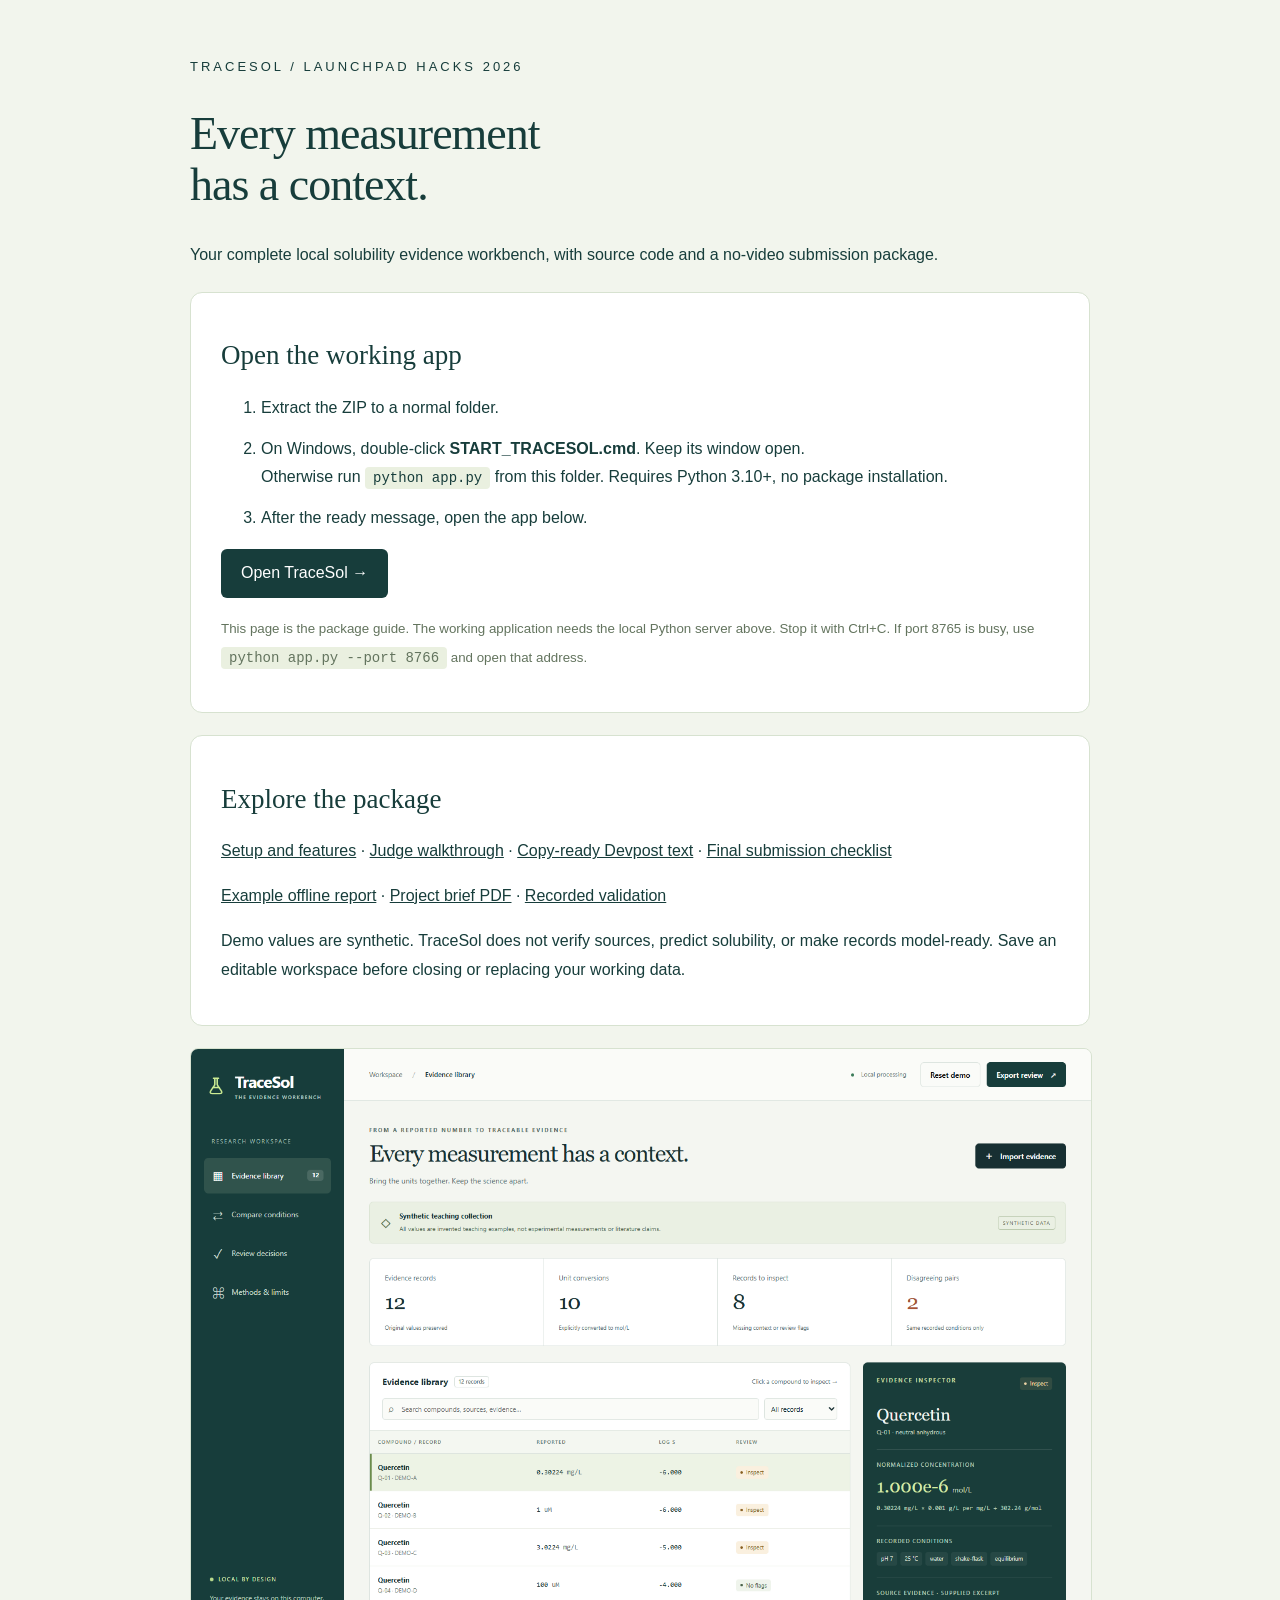
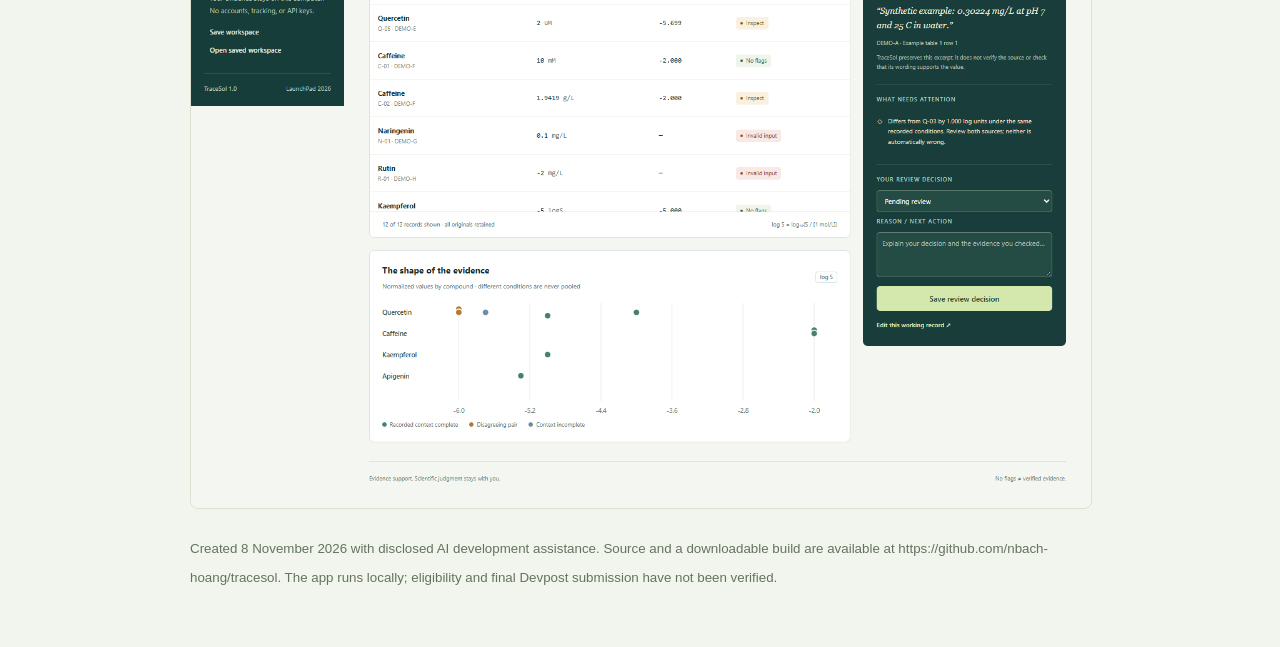
<file: START_HERE.html>
<!doctype html><html lang="en"><head><meta charset="utf-8"><meta name="viewport" content="width=device-width,initial-scale=1"><title>Start TraceSol</title><style>body{margin:0;background:#f2f5ed;color:#173d3b;font:16px/1.8 'Segoe UI',sans-serif}main{max-width:900px;margin:55px auto;padding:0 28px}header{font-size:13px;letter-spacing:3px}h1{font:46px/1.1 Georgia,serif;letter-spacing:-1px}h2{font:27px Georgia,serif}section{background:white;border:1px solid #d7e2d0;padding:25px 30px;border-radius:12px;margin:22px 0}a{color:#173d3b}code{background:#eaf0e0;padding:3px 8px;border-radius:4px;font-size:14px}.button{display:inline-block;padding:10px 20px;background:#173d3b;color:white;border-radius:6px;text-decoration:none}small{color:#63745e}img{max-width:100%;border-radius:8px;border:1px solid #d7e2d0}li{margin:12px 0}</style></head><body><main><header>TRACESOL / LAUNCHPAD HACKS 2026</header><h1>Every measurement<br>has a context.</h1><p>Your complete local solubility evidence workbench, with source code and a no-video submission package.</p><section><h2>Open the working app</h2><ol><li>Extract the ZIP to a normal folder.</li><li>On Windows, double-click <strong>START_TRACESOL.cmd</strong>. Keep its window open.<br>Otherwise run <code>python app.py</code> from this folder. Requires Python 3.10+, no package installation.</li><li>After the ready message, open the app below.</li></ol><a class="button" href="http://127.0.0.1:8765">Open TraceSol →</a><p><small>This page is the package guide. The working application needs the local Python server above. Stop it with Ctrl+C. If port 8765 is busy, use <code>python app.py --port 8766</code> and open that address.</small></p></section><section><h2>Explore the package</h2><p><a href="README.md">Setup and features</a> · <a href="submission/JUDGE_WALKTHROUGH.md">Judge walkthrough</a> · <a href="submission/DEVPOST.md">Copy-ready Devpost text</a> · <a href="submission/FINAL_CHECKLIST.md">Final submission checklist</a></p><p><a href="output/tracesol-review.html">Example offline report</a> · <a href="submission/TraceSol_Project_Brief.pdf">Project brief PDF</a> · <a href="docs/VALIDATION.md">Recorded validation</a></p><p>Demo values are synthetic. TraceSol does not verify sources, predict solubility, or make records model-ready. Save an editable workspace before closing or replacing your working data.</p></section><img src="submission/screenshots/01-evidence-workbench.png" alt="TraceSol evidence library with concentration conversions and source inspector"><p><small>Created 8 November 2026 with disclosed AI development assistance. Source and a downloadable build are available at https://github.com/nbach-hoang/tracesol. The app runs locally; eligibility and final Devpost submission have not been verified.</small></p></main></body></html>
</file>
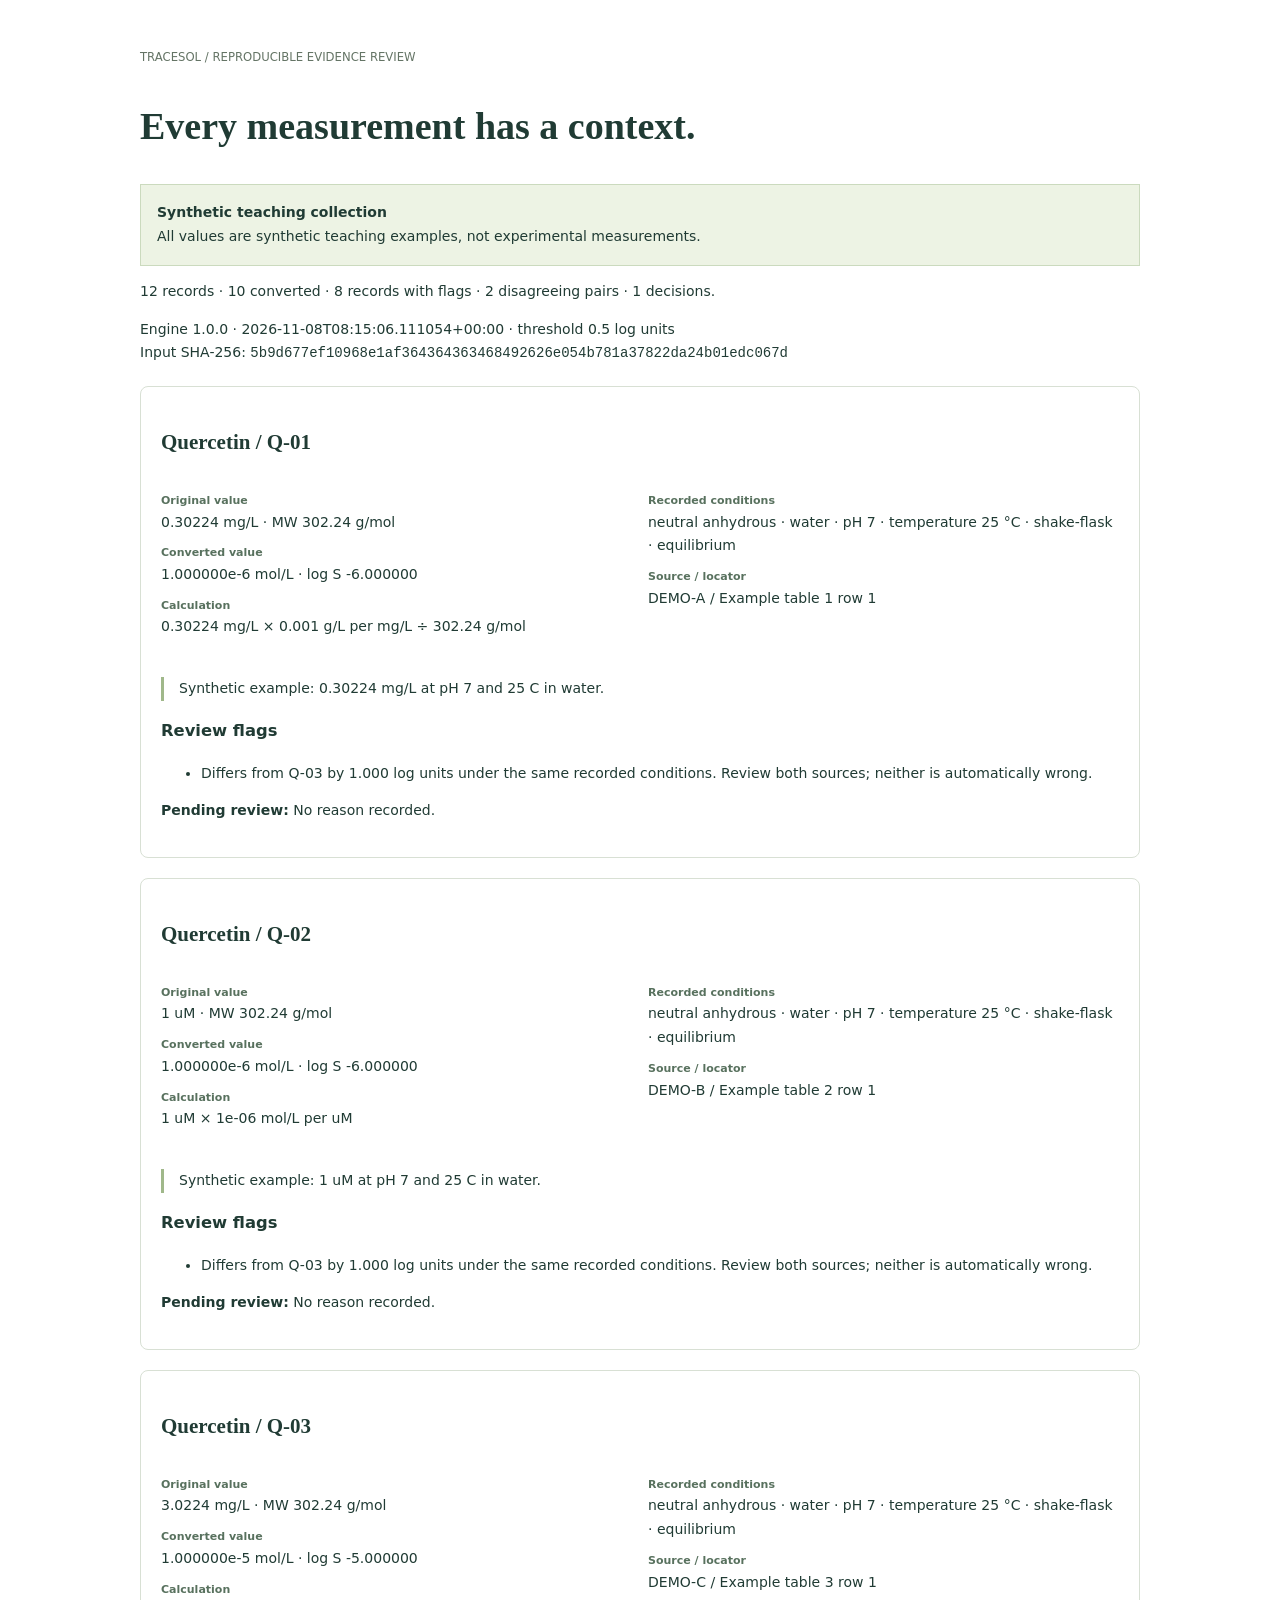
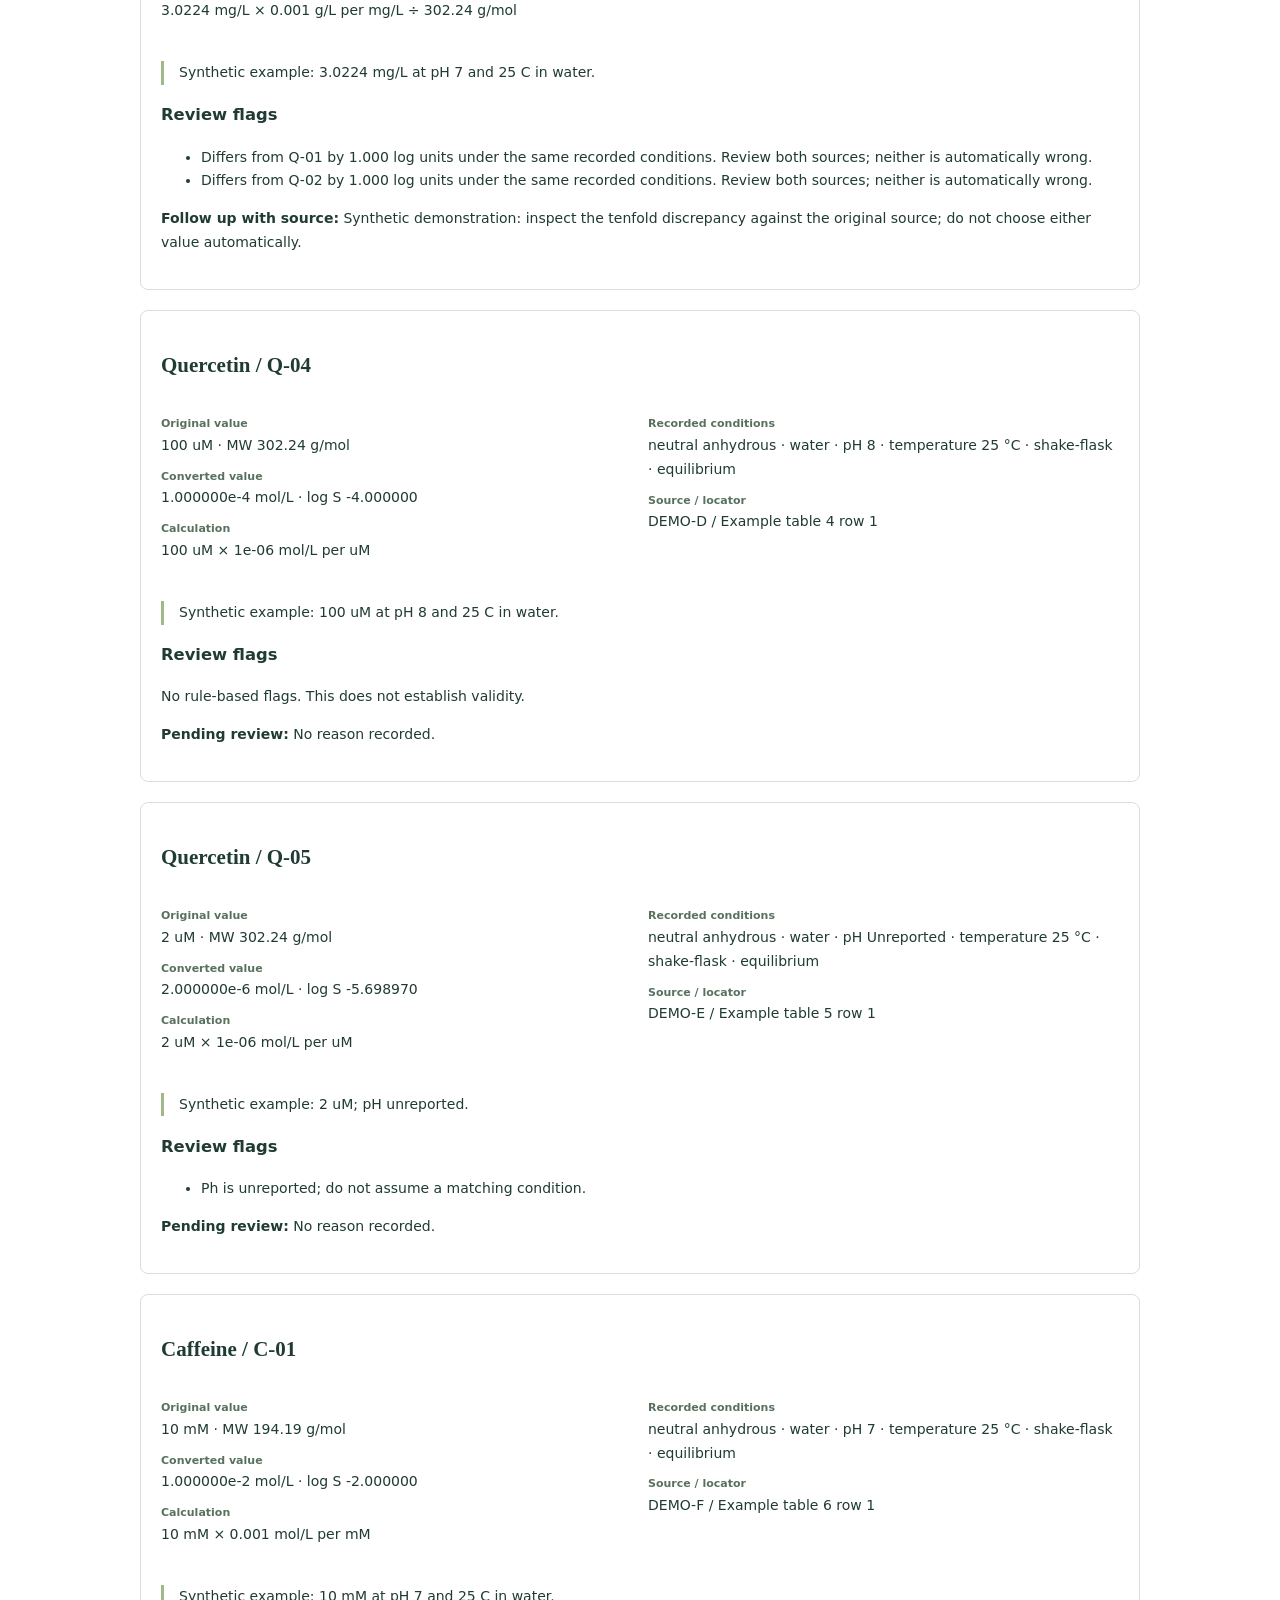
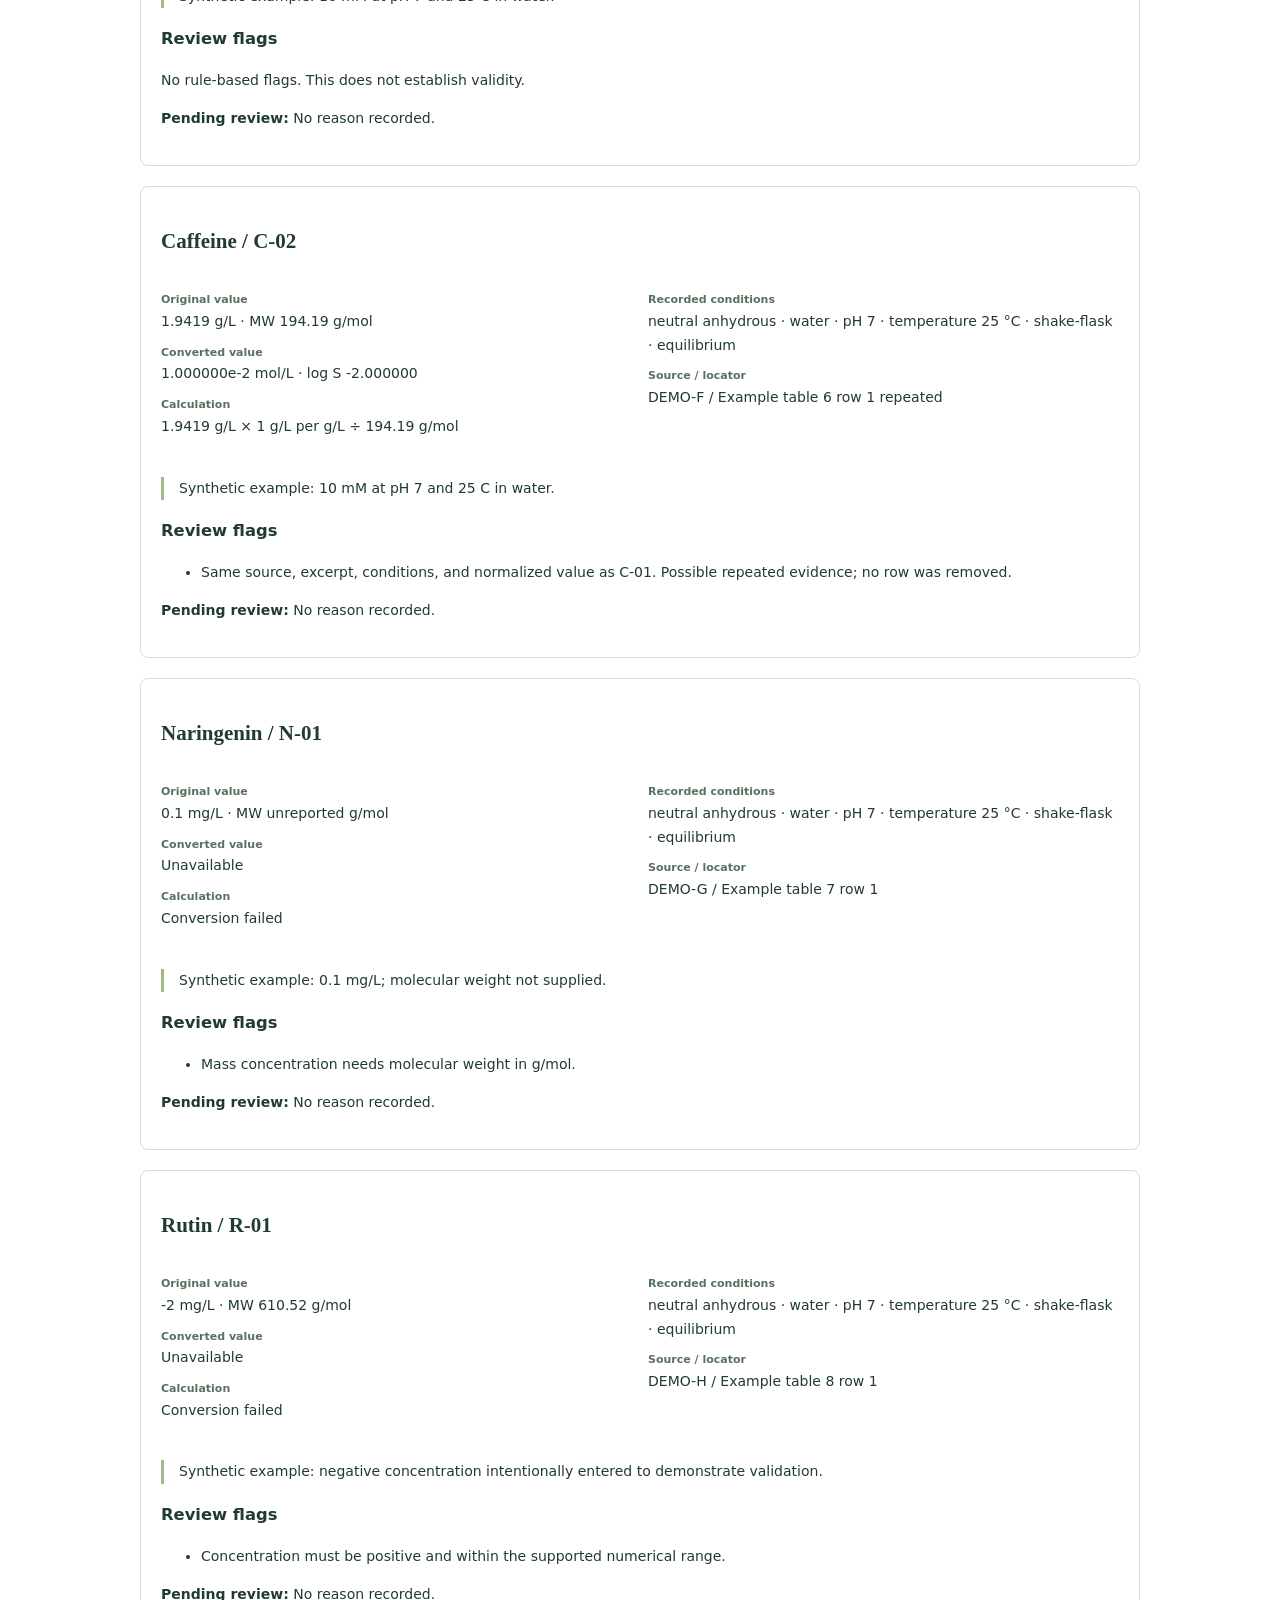
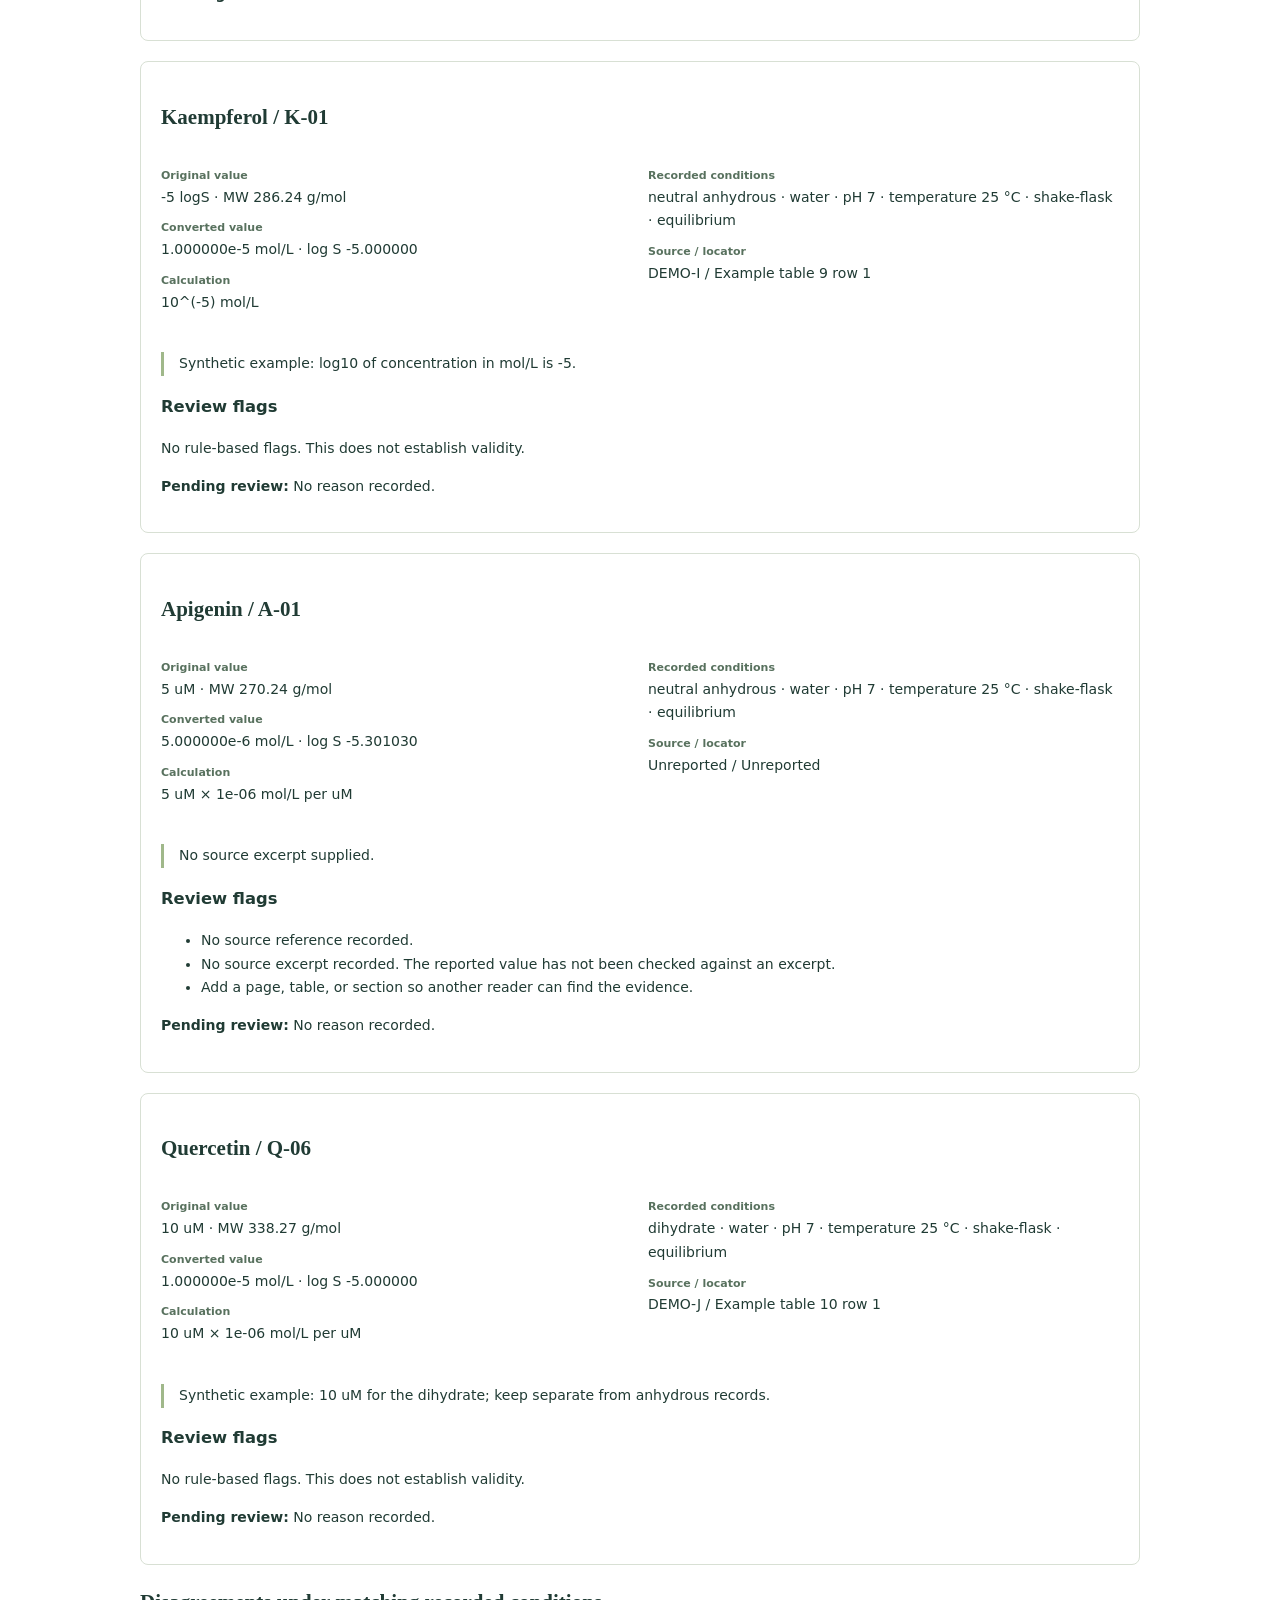
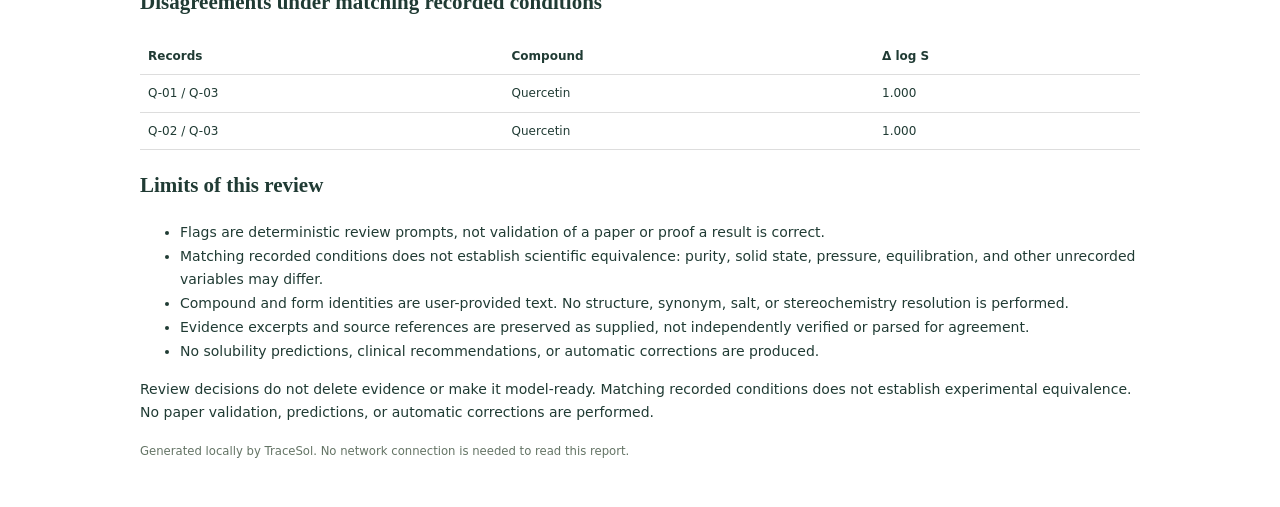
<file: output/tracesol-review.html>
<!doctype html><html lang="en"><head><meta charset="utf-8"><meta name="viewport" content="width=device-width"><title>TraceSol evidence review</title><style>body{font:14px/1.7 system-ui,sans-serif;color:#203b34;max-width:1000px;margin:45px auto;padding:0 25px}h1,h2{font-family:Georgia,serif}h1{font-size:38px}.banner{padding:16px;background:#edf3e4;border:1px solid #cbdabe}.grid{display:grid;grid-template-columns:1fr 1fr;gap:16px}.record{border:1px solid #d8e0d4;border-radius:8px;padding:20px;margin:20px 0;break-inside:avoid}dt{font-size:11px;font-weight:700;color:#58715e}dd{margin:0 0 10px;overflow-wrap:anywhere}blockquote{border-left:3px solid #a0b88a;padding-left:15px;margin-left:0}small{color:#647465}code{overflow-wrap:anywhere}table{width:100%;border-collapse:collapse}td,th{text-align:left;border-bottom:1px solid #ddd;padding:8px;font-size:12px}@media print{body{margin:15px;font-size:11px}.record{break-inside:avoid}h1{font-size:28px}}@media(max-width:600px){.grid{display:block}}</style></head><body><small>TRACESOL / REPRODUCIBLE EVIDENCE REVIEW</small><h1>Every measurement has a context.</h1><div class="banner"><strong>Synthetic teaching collection</strong><br>All values are synthetic teaching examples, not experimental measurements.</div><p>12 records · 10 converted · 8 records with flags · 2 disagreeing pairs · 1 decisions.</p><p>Engine 1.0.0 · 2026-11-08T08:15:06.111054+00:00 · threshold 0.5 log units<br>Input SHA-256: <code>5b9d677ef10968e1af364364363468492626e054b781a37822da24b01edc067d</code></p><article class="record"><h2>Quercetin / Q-01</h2><div class="grid"><dl><dt>Original value</dt><dd>0.30224 mg/L · MW 302.24 g/mol</dd><dt>Converted value</dt><dd>1.000000e-6 mol/L · log S -6.000000</dd><dt>Calculation</dt><dd>0.30224 mg/L × 0.001 g/L per mg/L ÷ 302.24 g/mol</dd></dl><dl><dt>Recorded conditions</dt><dd>neutral anhydrous · water · pH 7 · temperature 25 °C · shake-flask · equilibrium</dd><dt>Source / locator</dt><dd>DEMO-A / Example table 1 row 1</dd></dl></div><blockquote>Synthetic example: 0.30224 mg/L at pH 7 and 25 C in water.</blockquote><h3>Review flags</h3><ul><li>Differs from Q-03 by 1.000 log units under the same recorded conditions. Review both sources; neither is automatically wrong.</li></ul><p><strong>Pending review:</strong> No reason recorded.</p></article><article class="record"><h2>Quercetin / Q-02</h2><div class="grid"><dl><dt>Original value</dt><dd>1 uM · MW 302.24 g/mol</dd><dt>Converted value</dt><dd>1.000000e-6 mol/L · log S -6.000000</dd><dt>Calculation</dt><dd>1 uM × 1e-06 mol/L per uM</dd></dl><dl><dt>Recorded conditions</dt><dd>neutral anhydrous · water · pH 7 · temperature 25 °C · shake-flask · equilibrium</dd><dt>Source / locator</dt><dd>DEMO-B / Example table 2 row 1</dd></dl></div><blockquote>Synthetic example: 1 uM at pH 7 and 25 C in water.</blockquote><h3>Review flags</h3><ul><li>Differs from Q-03 by 1.000 log units under the same recorded conditions. Review both sources; neither is automatically wrong.</li></ul><p><strong>Pending review:</strong> No reason recorded.</p></article><article class="record"><h2>Quercetin / Q-03</h2><div class="grid"><dl><dt>Original value</dt><dd>3.0224 mg/L · MW 302.24 g/mol</dd><dt>Converted value</dt><dd>1.000000e-5 mol/L · log S -5.000000</dd><dt>Calculation</dt><dd>3.0224 mg/L × 0.001 g/L per mg/L ÷ 302.24 g/mol</dd></dl><dl><dt>Recorded conditions</dt><dd>neutral anhydrous · water · pH 7 · temperature 25 °C · shake-flask · equilibrium</dd><dt>Source / locator</dt><dd>DEMO-C / Example table 3 row 1</dd></dl></div><blockquote>Synthetic example: 3.0224 mg/L at pH 7 and 25 C in water.</blockquote><h3>Review flags</h3><ul><li>Differs from Q-01 by 1.000 log units under the same recorded conditions. Review both sources; neither is automatically wrong.</li><li>Differs from Q-02 by 1.000 log units under the same recorded conditions. Review both sources; neither is automatically wrong.</li></ul><p><strong>Follow up with source:</strong> Synthetic demonstration: inspect the tenfold discrepancy against the original source; do not choose either value automatically.</p></article><article class="record"><h2>Quercetin / Q-04</h2><div class="grid"><dl><dt>Original value</dt><dd>100 uM · MW 302.24 g/mol</dd><dt>Converted value</dt><dd>1.000000e-4 mol/L · log S -4.000000</dd><dt>Calculation</dt><dd>100 uM × 1e-06 mol/L per uM</dd></dl><dl><dt>Recorded conditions</dt><dd>neutral anhydrous · water · pH 8 · temperature 25 °C · shake-flask · equilibrium</dd><dt>Source / locator</dt><dd>DEMO-D / Example table 4 row 1</dd></dl></div><blockquote>Synthetic example: 100 uM at pH 8 and 25 C in water.</blockquote><h3>Review flags</h3><p>No rule-based flags. This does not establish validity.</p><p><strong>Pending review:</strong> No reason recorded.</p></article><article class="record"><h2>Quercetin / Q-05</h2><div class="grid"><dl><dt>Original value</dt><dd>2 uM · MW 302.24 g/mol</dd><dt>Converted value</dt><dd>2.000000e-6 mol/L · log S -5.698970</dd><dt>Calculation</dt><dd>2 uM × 1e-06 mol/L per uM</dd></dl><dl><dt>Recorded conditions</dt><dd>neutral anhydrous · water · pH Unreported · temperature 25 °C · shake-flask · equilibrium</dd><dt>Source / locator</dt><dd>DEMO-E / Example table 5 row 1</dd></dl></div><blockquote>Synthetic example: 2 uM; pH unreported.</blockquote><h3>Review flags</h3><ul><li>Ph is unreported; do not assume a matching condition.</li></ul><p><strong>Pending review:</strong> No reason recorded.</p></article><article class="record"><h2>Caffeine / C-01</h2><div class="grid"><dl><dt>Original value</dt><dd>10 mM · MW 194.19 g/mol</dd><dt>Converted value</dt><dd>1.000000e-2 mol/L · log S -2.000000</dd><dt>Calculation</dt><dd>10 mM × 0.001 mol/L per mM</dd></dl><dl><dt>Recorded conditions</dt><dd>neutral anhydrous · water · pH 7 · temperature 25 °C · shake-flask · equilibrium</dd><dt>Source / locator</dt><dd>DEMO-F / Example table 6 row 1</dd></dl></div><blockquote>Synthetic example: 10 mM at pH 7 and 25 C in water.</blockquote><h3>Review flags</h3><p>No rule-based flags. This does not establish validity.</p><p><strong>Pending review:</strong> No reason recorded.</p></article><article class="record"><h2>Caffeine / C-02</h2><div class="grid"><dl><dt>Original value</dt><dd>1.9419 g/L · MW 194.19 g/mol</dd><dt>Converted value</dt><dd>1.000000e-2 mol/L · log S -2.000000</dd><dt>Calculation</dt><dd>1.9419 g/L × 1 g/L per g/L ÷ 194.19 g/mol</dd></dl><dl><dt>Recorded conditions</dt><dd>neutral anhydrous · water · pH 7 · temperature 25 °C · shake-flask · equilibrium</dd><dt>Source / locator</dt><dd>DEMO-F / Example table 6 row 1 repeated</dd></dl></div><blockquote>Synthetic example: 10 mM at pH 7 and 25 C in water.</blockquote><h3>Review flags</h3><ul><li>Same source, excerpt, conditions, and normalized value as C-01. Possible repeated evidence; no row was removed.</li></ul><p><strong>Pending review:</strong> No reason recorded.</p></article><article class="record"><h2>Naringenin / N-01</h2><div class="grid"><dl><dt>Original value</dt><dd>0.1 mg/L · MW unreported g/mol</dd><dt>Converted value</dt><dd>Unavailable</dd><dt>Calculation</dt><dd>Conversion failed</dd></dl><dl><dt>Recorded conditions</dt><dd>neutral anhydrous · water · pH 7 · temperature 25 °C · shake-flask · equilibrium</dd><dt>Source / locator</dt><dd>DEMO-G / Example table 7 row 1</dd></dl></div><blockquote>Synthetic example: 0.1 mg/L; molecular weight not supplied.</blockquote><h3>Review flags</h3><ul><li>Mass concentration needs molecular weight in g/mol.</li></ul><p><strong>Pending review:</strong> No reason recorded.</p></article><article class="record"><h2>Rutin / R-01</h2><div class="grid"><dl><dt>Original value</dt><dd>-2 mg/L · MW 610.52 g/mol</dd><dt>Converted value</dt><dd>Unavailable</dd><dt>Calculation</dt><dd>Conversion failed</dd></dl><dl><dt>Recorded conditions</dt><dd>neutral anhydrous · water · pH 7 · temperature 25 °C · shake-flask · equilibrium</dd><dt>Source / locator</dt><dd>DEMO-H / Example table 8 row 1</dd></dl></div><blockquote>Synthetic example: negative concentration intentionally entered to demonstrate validation.</blockquote><h3>Review flags</h3><ul><li>Concentration must be positive and within the supported numerical range.</li></ul><p><strong>Pending review:</strong> No reason recorded.</p></article><article class="record"><h2>Kaempferol / K-01</h2><div class="grid"><dl><dt>Original value</dt><dd>-5 logS · MW 286.24 g/mol</dd><dt>Converted value</dt><dd>1.000000e-5 mol/L · log S -5.000000</dd><dt>Calculation</dt><dd>10^(-5) mol/L</dd></dl><dl><dt>Recorded conditions</dt><dd>neutral anhydrous · water · pH 7 · temperature 25 °C · shake-flask · equilibrium</dd><dt>Source / locator</dt><dd>DEMO-I / Example table 9 row 1</dd></dl></div><blockquote>Synthetic example: log10 of concentration in mol/L is -5.</blockquote><h3>Review flags</h3><p>No rule-based flags. This does not establish validity.</p><p><strong>Pending review:</strong> No reason recorded.</p></article><article class="record"><h2>Apigenin / A-01</h2><div class="grid"><dl><dt>Original value</dt><dd>5 uM · MW 270.24 g/mol</dd><dt>Converted value</dt><dd>5.000000e-6 mol/L · log S -5.301030</dd><dt>Calculation</dt><dd>5 uM × 1e-06 mol/L per uM</dd></dl><dl><dt>Recorded conditions</dt><dd>neutral anhydrous · water · pH 7 · temperature 25 °C · shake-flask · equilibrium</dd><dt>Source / locator</dt><dd>Unreported / Unreported</dd></dl></div><blockquote>No source excerpt supplied.</blockquote><h3>Review flags</h3><ul><li>No source reference recorded.</li><li>No source excerpt recorded. The reported value has not been checked against an excerpt.</li><li>Add a page, table, or section so another reader can find the evidence.</li></ul><p><strong>Pending review:</strong> No reason recorded.</p></article><article class="record"><h2>Quercetin / Q-06</h2><div class="grid"><dl><dt>Original value</dt><dd>10 uM · MW 338.27 g/mol</dd><dt>Converted value</dt><dd>1.000000e-5 mol/L · log S -5.000000</dd><dt>Calculation</dt><dd>10 uM × 1e-06 mol/L per uM</dd></dl><dl><dt>Recorded conditions</dt><dd>dihydrate · water · pH 7 · temperature 25 °C · shake-flask · equilibrium</dd><dt>Source / locator</dt><dd>DEMO-J / Example table 10 row 1</dd></dl></div><blockquote>Synthetic example: 10 uM for the dihydrate; keep separate from anhydrous records.</blockquote><h3>Review flags</h3><p>No rule-based flags. This does not establish validity.</p><p><strong>Pending review:</strong> No reason recorded.</p></article><h2>Disagreements under matching recorded conditions</h2><table><thead><tr><th>Records</th><th>Compound</th><th>Δ log S</th></tr></thead><tbody><tr><td>Q-01 / Q-03</td><td>Quercetin</td><td>1.000</td></tr><tr><td>Q-02 / Q-03</td><td>Quercetin</td><td>1.000</td></tr></tbody></table><h2>Limits of this review</h2><ul><li>Flags are deterministic review prompts, not validation of a paper or proof a result is correct.</li><li>Matching recorded conditions does not establish scientific equivalence: purity, solid state, pressure, equilibration, and other unrecorded variables may differ.</li><li>Compound and form identities are user-provided text. No structure, synonym, salt, or stereochemistry resolution is performed.</li><li>Evidence excerpts and source references are preserved as supplied, not independently verified or parsed for agreement.</li><li>No solubility predictions, clinical recommendations, or automatic corrections are produced.</li></ul><p>Review decisions do not delete evidence or make it model-ready. Matching recorded conditions does not establish experimental equivalence. No paper validation, predictions, or automatic corrections are performed.</p><small>Generated locally by TraceSol. No network connection is needed to read this report.</small></body></html>
</file>
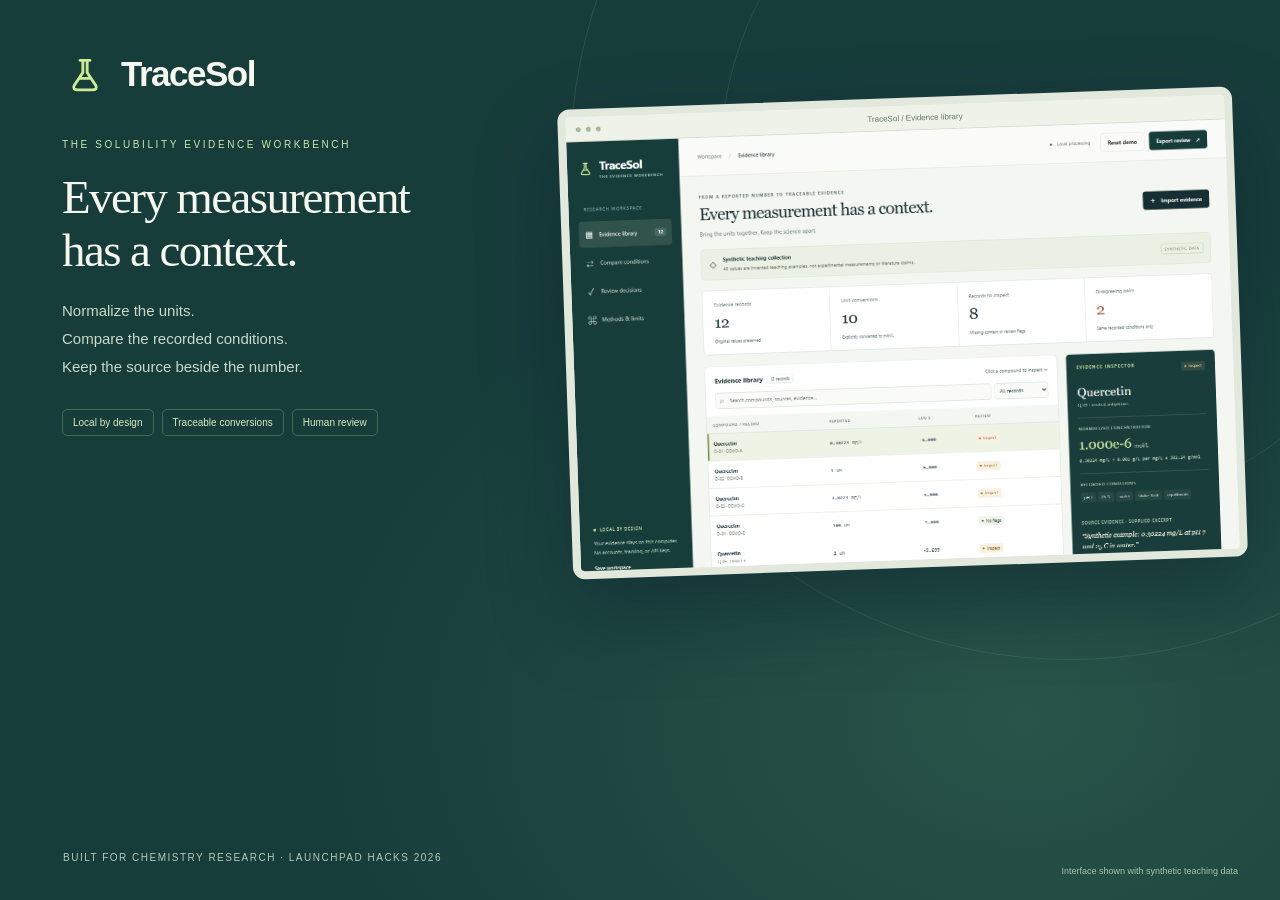
<file: submission/cover.html>
<!doctype html><html lang="en"><head><meta charset="utf-8"><title>TraceSol cover</title><style>*{box-sizing:border-box}body{margin:0;width:1200px;height:630px;background:#173d3b;color:#f6f8ef;font-family:'Segoe UI',sans-serif;overflow:hidden}.art{position:absolute;inset:0;background:radial-gradient(ellipse at 80% 80%,#44775e66,transparent 50%)}.line{position:absolute;border:1px solid #b0d38e22;border-radius:50%;width:700px;height:700px;right:-140px;top:-190px}.line.two{width:1000px;height:1000px;right:-290px;top:-340px}.copy{position:absolute;left:62px;top:51px;width:460px}.brand{display:flex;gap:13px;align-items:center;font-size:35px;font-weight:650;letter-spacing:-1.5px}.brand img{width:46px;height:46px}.eyebrow{margin-top:42px;font-size:10px;letter-spacing:2.6px;color:#c8e7a5}h1{font:47px/1.12 Georgia,serif;letter-spacing:-1.6px;margin:21px 0}p{font-size:15px;line-height:1.85;color:#c7d9c9;max-width:370px}.pills{display:flex;gap:8px;margin-top:28px}.pills span{font-size:10px;border:1px solid #87aa7c66;padding:7px 10px;border-radius:5px;color:#d9ebbe}.footer{position:absolute;left:63px;bottom:37px;font-size:10px;letter-spacing:1.5px;color:#b5c9ba}.window{position:absolute;left:565px;top:98px;width:675px;height:470px;border:8px solid #e2e8dc;border-radius:12px;box-shadow:0 35px 80px #061e2970;background:#f4f6f1;overflow:hidden;transform:rotate(-2deg)}.bar{height:25px;display:flex;gap:5px;align-items:center;padding-left:10px;border-bottom:1px solid #d4ddd0;color:#647a69;font-size:8px;background:#eef2e8}.bar i{width:5px;height:5px;border-radius:50%;background:#a8b99c}.bar span{margin:auto}.window img{width:100%;display:block}.note{position:absolute;right:42px;bottom:24px;font-size:9px;color:#a8c4ad}</style></head><body><div class="art"></div><div class="line"></div><div class="line two"></div><div class="copy"><div class="brand"><img src="../web/favicon.svg" alt="">TraceSol</div><div class="eyebrow">THE SOLUBILITY EVIDENCE WORKBENCH</div><h1>Every measurement<br>has a context.</h1><p>Normalize the units.<br>Compare the recorded conditions.<br>Keep the source beside the number.</p><div class="pills"><span>Local by design</span><span>Traceable conversions</span><span>Human review</span></div></div><div class="window"><div class="bar"><i></i><i></i><i></i><span>TraceSol / Evidence library</span></div><img src="screenshots/01-evidence-workbench.png" alt="Actual TraceSol interface with synthetic examples"></div><div class="footer">BUILT FOR CHEMISTRY RESEARCH · LAUNCHPAD HACKS 2026</div><div class="note">Interface shown with synthetic teaching data</div></body></html>
</file>
